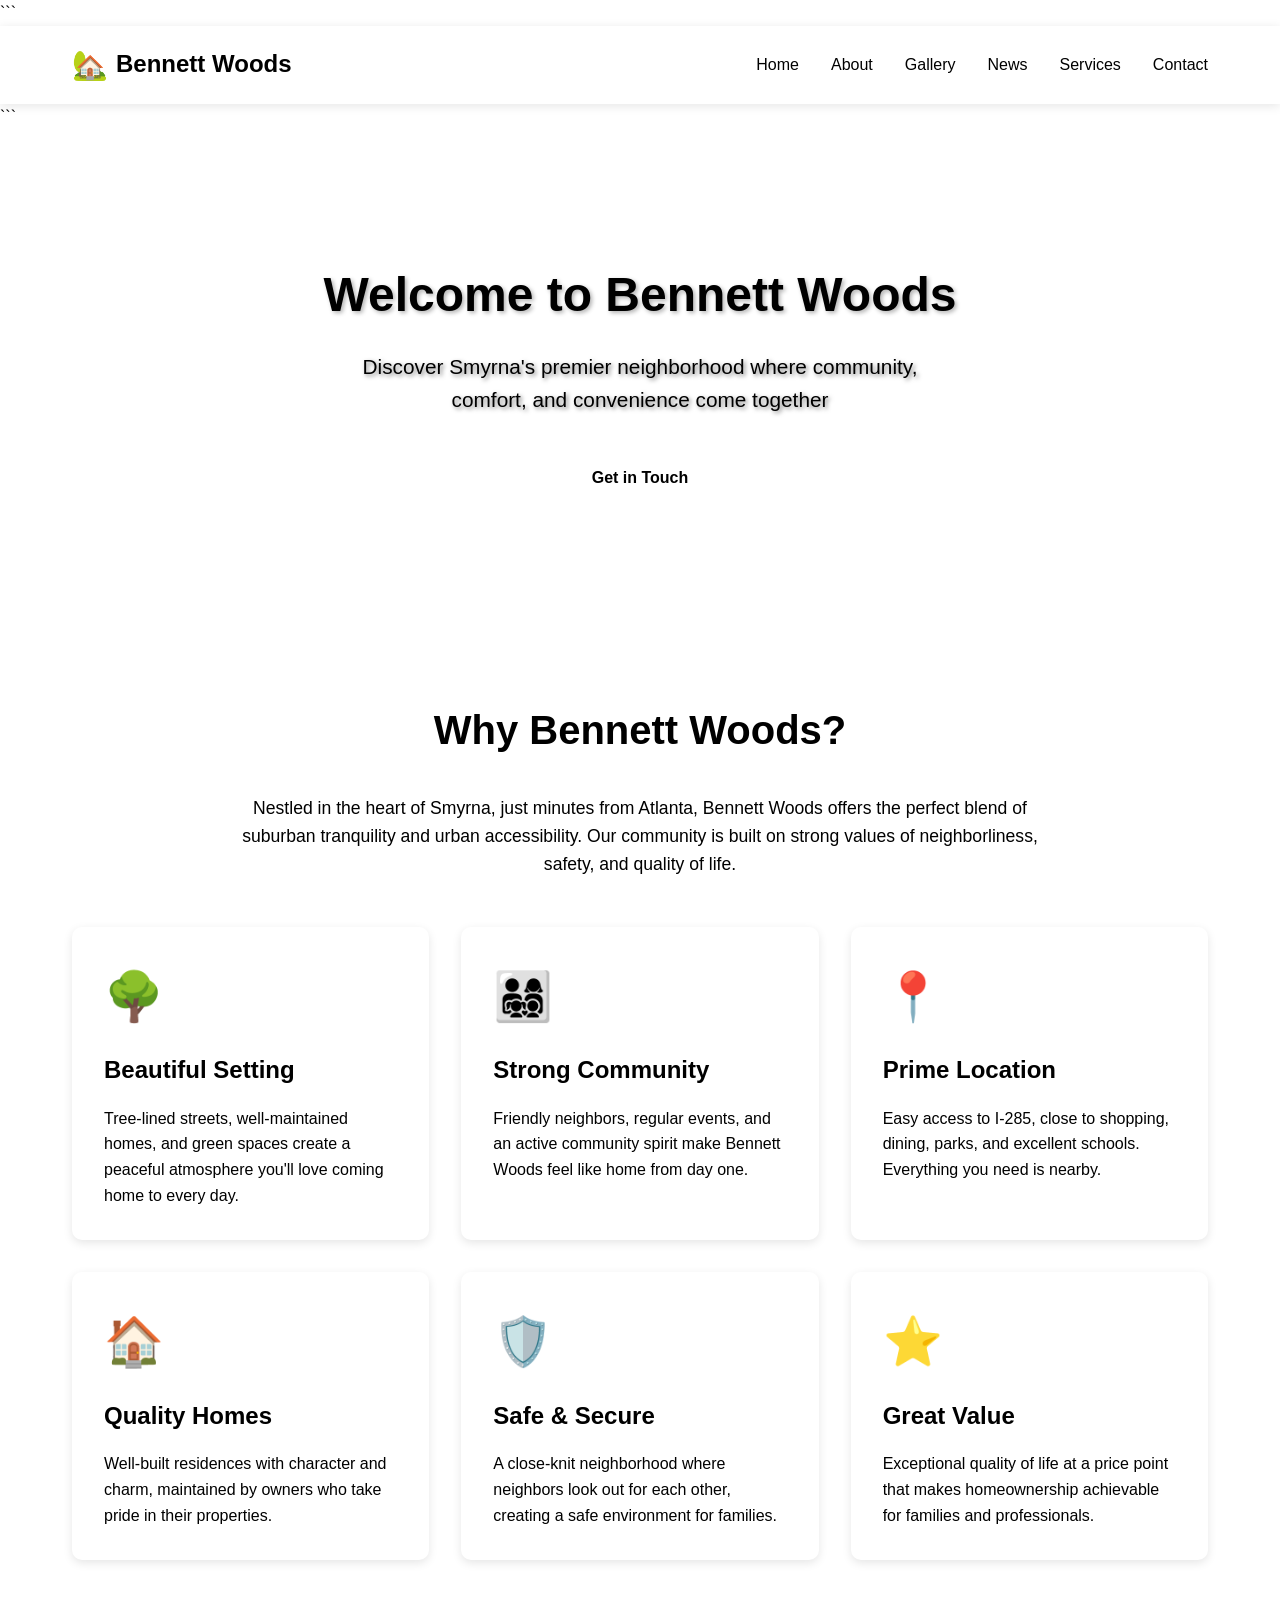
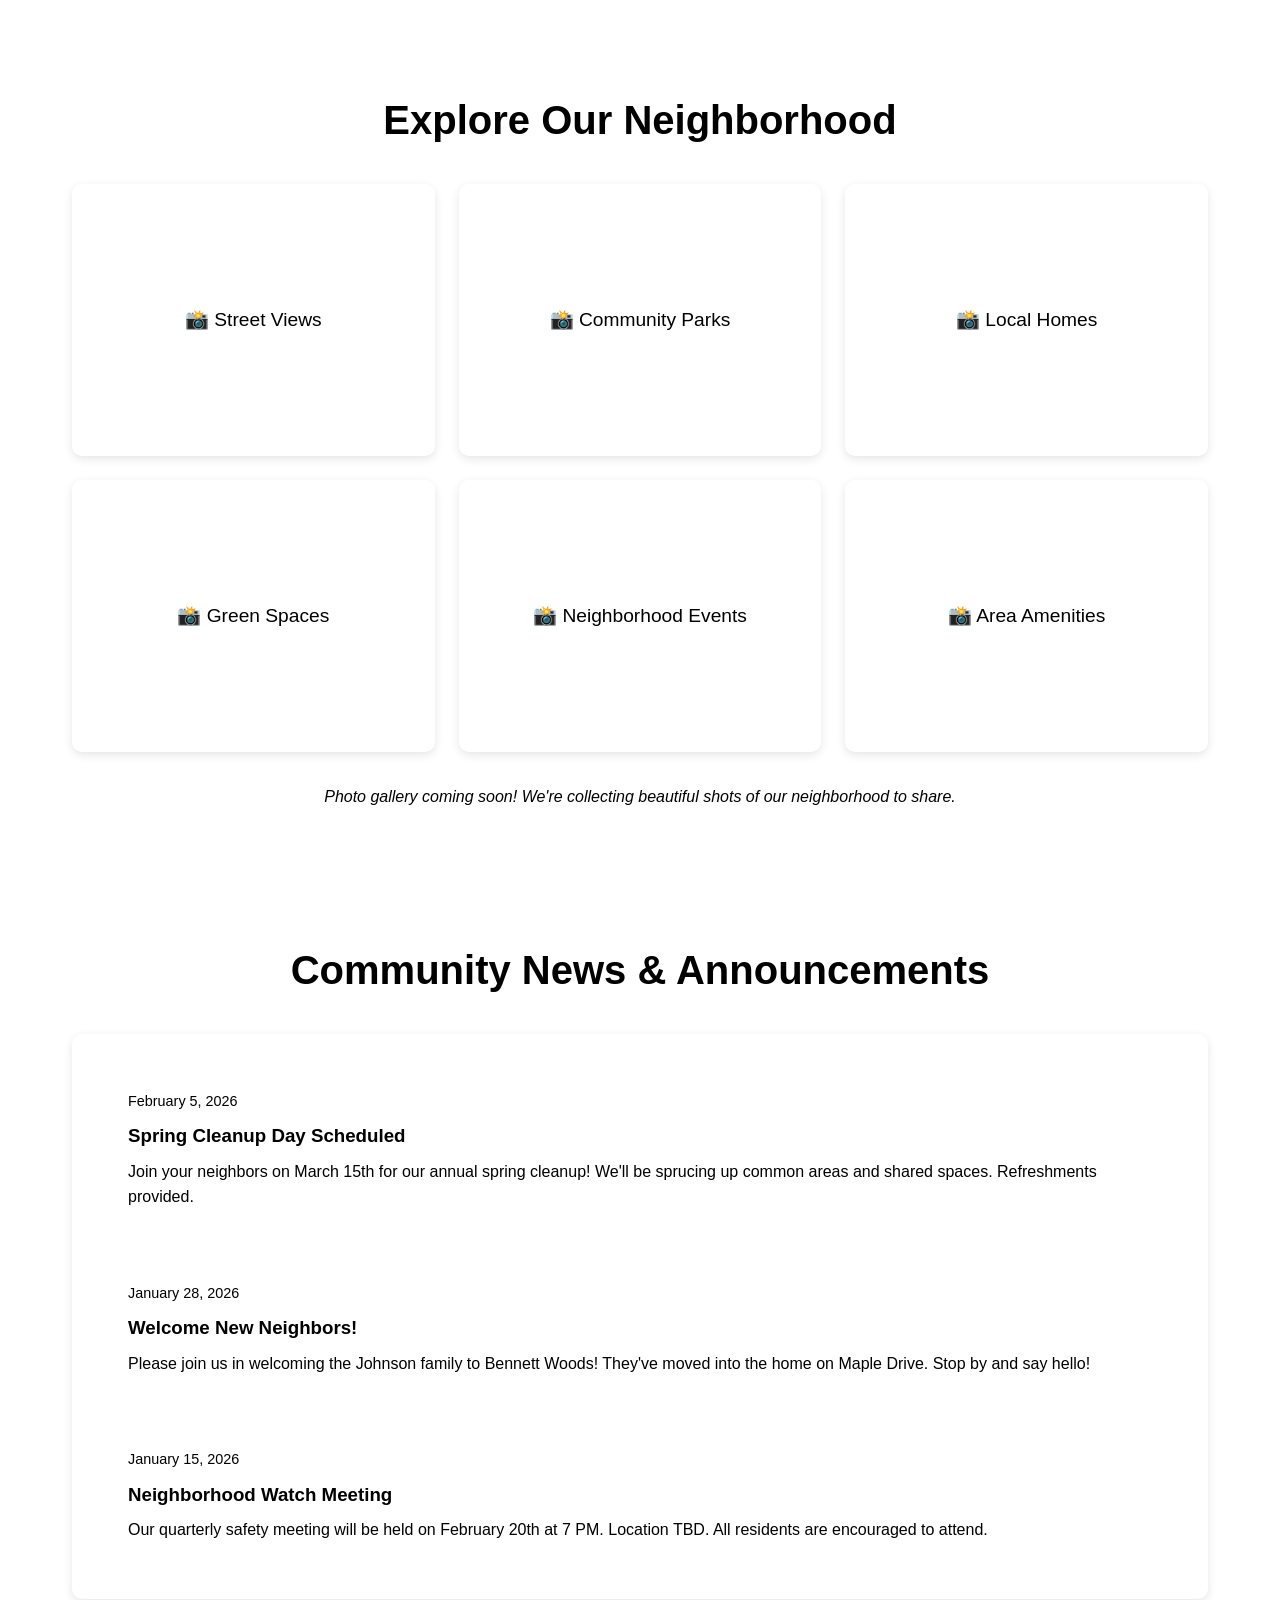
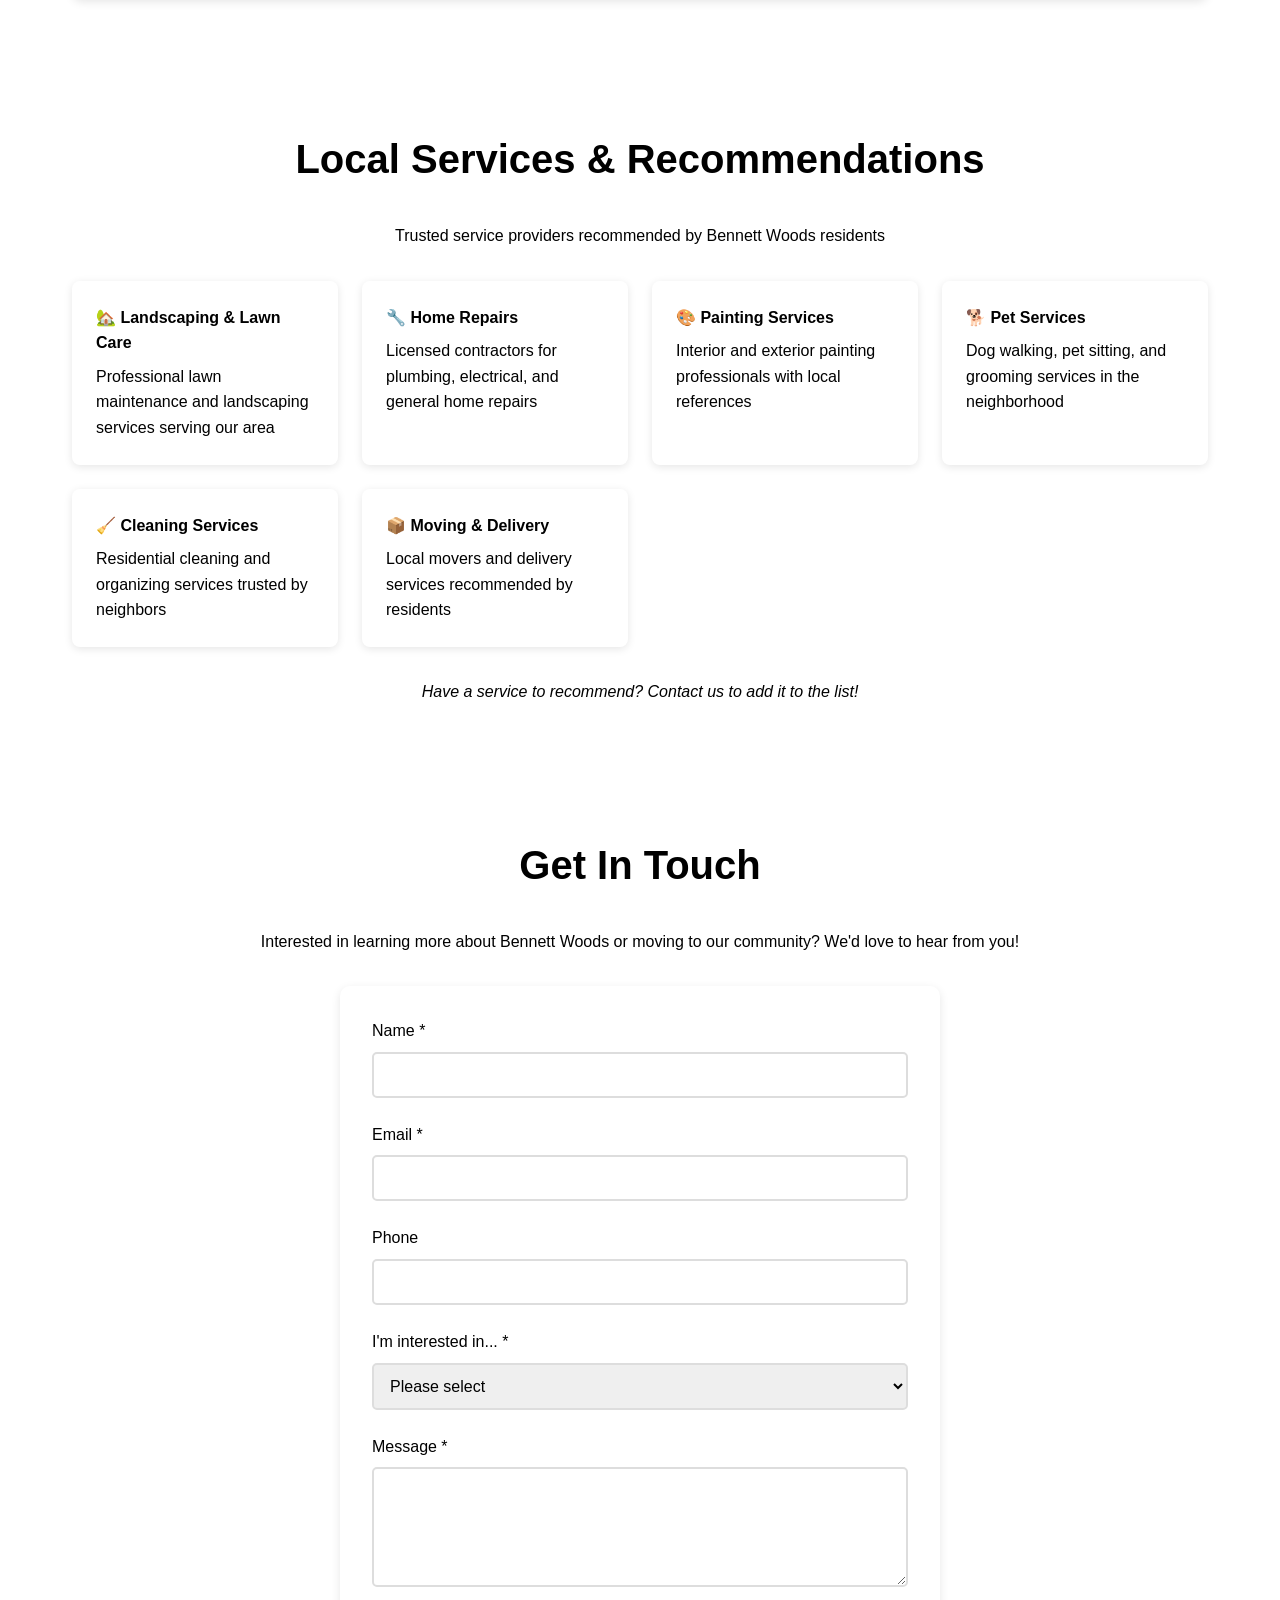
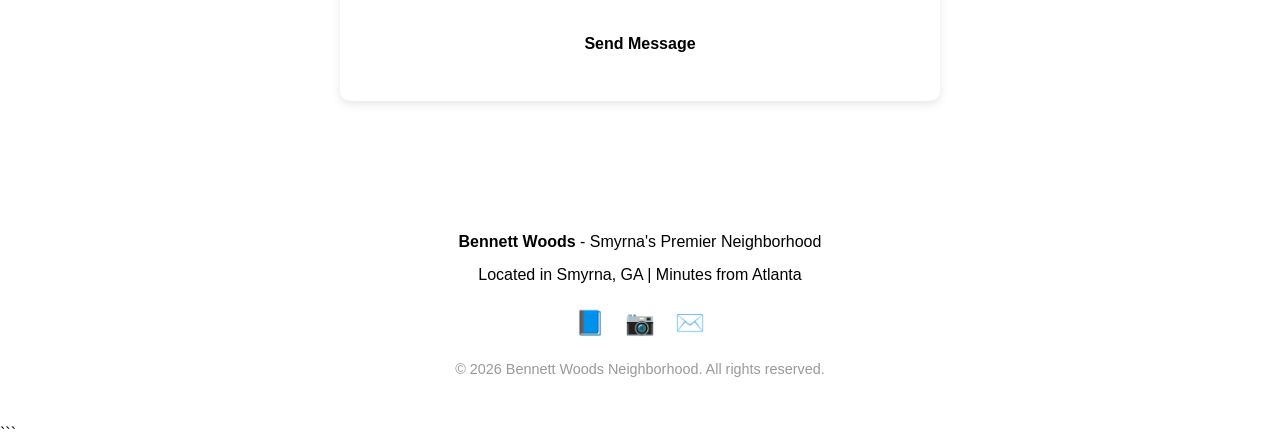
<file: Index.html>
<!DOCTYPE html>

<html lang="en">
<head>
    <meta charset="UTF-8">
    <meta name="viewport" content="width=device-width, initial-scale=1.0">
    <title>Bennett Woods - Smyrna's Premier Neighborhood</title>
    <meta name="description" content="Discover Bennett Woods, the best neighborhood in Smyrna, Georgia. A welcoming community near Atlanta with beautiful homes and friendly neighbors.">
    <style>
        * {
            margin: 0;
            padding: 0;
            box-sizing: border-box;
        }

```
    :root {
        --primary-color: #2d5a3d;
        --secondary-color: #6b9575;
        --accent-color: #e8b44a;
        --text-dark: #333;
        --text-light: #666;
        --bg-light: #f8f9f5;
        --white: #ffffff;
    }

    body {
        font-family: 'Segoe UI', Tahoma, Geneva, Verdana, sans-serif;
        line-height: 1.6;
        color: var(--text-dark);
    }

    header {
        background: linear-gradient(135deg, var(--primary-color) 0%, var(--secondary-color) 100%);
        color: var(--white);
        padding: 1rem 0;
        position: sticky;
        top: 0;
        z-index: 100;
        box-shadow: 0 2px 10px rgba(0,0,0,0.1);
    }

    nav {
        max-width: 1200px;
        margin: 0 auto;
        display: flex;
        justify-content: space-between;
        align-items: center;
        padding: 0 2rem;
    }

    .logo {
        font-size: 1.5rem;
        font-weight: bold;
        display: flex;
        align-items: center;
        gap: 0.5rem;
    }

    .logo::before {
        content: "🏡";
        font-size: 1.8rem;
    }

    nav ul {
        list-style: none;
        display: flex;
        gap: 2rem;
    }

    nav a {
        color: var(--white);
        text-decoration: none;
        transition: color 0.3s;
        font-weight: 500;
    }

    nav a:hover {
        color: var(--accent-color);
    }

    .hero {
        background: linear-gradient(rgba(45, 90, 61, 0.85), rgba(45, 90, 61, 0.85)),
                    url('data:image/svg+xml,<svg xmlns="http://www.w3.org/2000/svg" viewBox="0 0 1200 600"><rect fill="%236b9575" width="1200" height="600"/><path fill="%232d5a3d" opacity="0.3" d="M0 300 Q300 200 600 300 T1200 300 V600 H0 Z"/></svg>');
        background-size: cover;
        background-position: center;
        color: var(--white);
        text-align: center;
        padding: 8rem 2rem;
    }

    .hero h1 {
        font-size: 3rem;
        margin-bottom: 1rem;
        text-shadow: 2px 2px 4px rgba(0,0,0,0.3);
    }

    .hero p {
        font-size: 1.3rem;
        margin-bottom: 2rem;
        max-width: 600px;
        margin-left: auto;
        margin-right: auto;
        text-shadow: 2px 2px 4px rgba(0,0,0,0.5);
    }

    .cta-button {
        display: inline-block;
        background: var(--accent-color);
        color: var(--text-dark);
        padding: 1rem 2rem;
        text-decoration: none;
        border-radius: 5px;
        font-weight: bold;
        transition: transform 0.3s, box-shadow 0.3s;
    }

    .cta-button:hover {
        transform: translateY(-2px);
        box-shadow: 0 5px 15px rgba(0,0,0,0.3);
    }

    .container {
        max-width: 1200px;
        margin: 0 auto;
        padding: 0 2rem;
    }

    section {
        padding: 4rem 0;
    }

    section:nth-child(even) {
        background: var(--bg-light);
    }

    h2 {
        font-size: 2.5rem;
        color: var(--primary-color);
        margin-bottom: 2rem;
        text-align: center;
    }

    .features {
        display: grid;
        grid-template-columns: repeat(auto-fit, minmax(280px, 1fr));
        gap: 2rem;
        margin-top: 3rem;
    }

    .feature-card {
        background: var(--white);
        padding: 2rem;
        border-radius: 10px;
        box-shadow: 0 3px 10px rgba(0,0,0,0.1);
        transition: transform 0.3s;
    }

    .feature-card:hover {
        transform: translateY(-5px);
    }

    .feature-card h3 {
        color: var(--secondary-color);
        margin-bottom: 1rem;
        font-size: 1.5rem;
    }

    .feature-icon {
        font-size: 3rem;
        margin-bottom: 1rem;
        display: block;
    }

    .gallery {
        display: grid;
        grid-template-columns: repeat(auto-fit, minmax(300px, 1fr));
        gap: 1.5rem;
        margin-top: 2rem;
    }

    .gallery-item {
        position: relative;
        overflow: hidden;
        border-radius: 10px;
        aspect-ratio: 4/3;
        background: linear-gradient(135deg, var(--secondary-color) 0%, var(--primary-color) 100%);
        display: flex;
        align-items: center;
        justify-content: center;
        color: var(--white);
        font-size: 1.2rem;
        font-weight: 500;
        box-shadow: 0 3px 10px rgba(0,0,0,0.1);
    }

    .announcements {
        background: var(--white);
        padding: 2rem;
        border-radius: 10px;
        box-shadow: 0 3px 10px rgba(0,0,0,0.1);
        margin-top: 2rem;
    }

    .announcement-item {
        padding: 1.5rem;
        border-left: 4px solid var(--accent-color);
        background: var(--bg-light);
        margin-bottom: 1.5rem;
        border-radius: 5px;
    }

    .announcement-item:last-child {
        margin-bottom: 0;
    }

    .announcement-date {
        color: var(--text-light);
        font-size: 0.9rem;
        margin-bottom: 0.5rem;
    }

    .announcement-item h3 {
        color: var(--primary-color);
        margin-bottom: 0.5rem;
    }

    .services-grid {
        display: grid;
        grid-template-columns: repeat(auto-fit, minmax(250px, 1fr));
        gap: 1.5rem;
        margin-top: 2rem;
    }

    .service-item {
        background: var(--white);
        padding: 1.5rem;
        border-radius: 8px;
        box-shadow: 0 2px 8px rgba(0,0,0,0.1);
    }

    .service-item h4 {
        color: var(--secondary-color);
        margin-bottom: 0.5rem;
    }

    .contact-form {
        max-width: 600px;
        margin: 2rem auto;
        background: var(--white);
        padding: 2rem;
        border-radius: 10px;
        box-shadow: 0 3px 10px rgba(0,0,0,0.1);
    }

    .form-group {
        margin-bottom: 1.5rem;
    }

    label {
        display: block;
        margin-bottom: 0.5rem;
        color: var(--text-dark);
        font-weight: 500;
    }

    input, textarea, select {
        width: 100%;
        padding: 0.75rem;
        border: 2px solid #ddd;
        border-radius: 5px;
        font-family: inherit;
        font-size: 1rem;
        transition: border-color 0.3s;
    }

    input:focus, textarea:focus, select:focus {
        outline: none;
        border-color: var(--secondary-color);
    }

    textarea {
        resize: vertical;
        min-height: 120px;
    }

    button[type="submit"] {
        background: var(--primary-color);
        color: var(--white);
        padding: 1rem 2rem;
        border: none;
        border-radius: 5px;
        font-size: 1rem;
        font-weight: bold;
        cursor: pointer;
        transition: background 0.3s;
        width: 100%;
    }

    button[type="submit"]:hover {
        background: var(--secondary-color);
    }

    footer {
        background: var(--text-dark);
        color: var(--white);
        text-align: center;
        padding: 2rem;
    }

    footer p {
        margin-bottom: 0.5rem;
    }

    .social-links {
        margin-top: 1rem;
    }

    .social-links a {
        color: var(--white);
        margin: 0 0.5rem;
        text-decoration: none;
        font-size: 1.5rem;
    }

    @media (max-width: 768px) {
        nav ul {
            gap: 1rem;
            font-size: 0.9rem;
        }

        .hero h1 {
            font-size: 2rem;
        }

        .hero p {
            font-size: 1.1rem;
        }

        h2 {
            font-size: 2rem;
        }

        .logo {
            font-size: 1.2rem;
        }
    }

    .success-message {
        background: #d4edda;
        color: #155724;
        padding: 1rem;
        border-radius: 5px;
        margin-bottom: 1rem;
        display: none;
    }
</style>
```

</head>
<body>
    <header>
        <nav>
            <div class="logo">Bennett Woods</div>
            <ul>
                <li><a href="#home">Home</a></li>
                <li><a href="#about">About</a></li>
                <li><a href="#gallery">Gallery</a></li>
                <li><a href="#announcements">News</a></li>
                <li><a href="#services">Services</a></li>
                <li><a href="#contact">Contact</a></li>
            </ul>
        </nav>
    </header>

```
<section id="home" class="hero">
    <h1>Welcome to Bennett Woods</h1>
    <p>Discover Smyrna's premier neighborhood where community, comfort, and convenience come together</p>
    <a href="#contact" class="cta-button">Get in Touch</a>
</section>

<section id="about">
    <div class="container">
        <h2>Why Bennett Woods?</h2>
        <p style="text-align: center; font-size: 1.1rem; color: var(--text-light); max-width: 800px; margin: 0 auto 3rem;">
            Nestled in the heart of Smyrna, just minutes from Atlanta, Bennett Woods offers the perfect blend of suburban tranquility and urban accessibility. Our community is built on strong values of neighborliness, safety, and quality of life.
        </p>
        <div class="features">
            <div class="feature-card">
                <span class="feature-icon">🌳</span>
                <h3>Beautiful Setting</h3>
                <p>Tree-lined streets, well-maintained homes, and green spaces create a peaceful atmosphere you'll love coming home to every day.</p>
            </div>
            <div class="feature-card">
                <span class="feature-icon">👨‍👩‍👧‍👦</span>
                <h3>Strong Community</h3>
                <p>Friendly neighbors, regular events, and an active community spirit make Bennett Woods feel like home from day one.</p>
            </div>
            <div class="feature-card">
                <span class="feature-icon">📍</span>
                <h3>Prime Location</h3>
                <p>Easy access to I-285, close to shopping, dining, parks, and excellent schools. Everything you need is nearby.</p>
            </div>
            <div class="feature-card">
                <span class="feature-icon">🏠</span>
                <h3>Quality Homes</h3>
                <p>Well-built residences with character and charm, maintained by owners who take pride in their properties.</p>
            </div>
            <div class="feature-card">
                <span class="feature-icon">🛡️</span>
                <h3>Safe & Secure</h3>
                <p>A close-knit neighborhood where neighbors look out for each other, creating a safe environment for families.</p>
            </div>
            <div class="feature-card">
                <span class="feature-icon">⭐</span>
                <h3>Great Value</h3>
                <p>Exceptional quality of life at a price point that makes homeownership achievable for families and professionals.</p>
            </div>
        </div>
    </div>
</section>

<section id="gallery">
    <div class="container">
        <h2>Explore Our Neighborhood</h2>
        <div class="gallery">
            <div class="gallery-item">
                📸 Street Views
            </div>
            <div class="gallery-item">
                📸 Community Parks
            </div>
            <div class="gallery-item">
                📸 Local Homes
            </div>
            <div class="gallery-item">
                📸 Green Spaces
            </div>
            <div class="gallery-item">
                📸 Neighborhood Events
            </div>
            <div class="gallery-item">
                📸 Area Amenities
            </div>
        </div>
        <p style="text-align: center; margin-top: 2rem; color: var(--text-light);">
            <em>Photo gallery coming soon! We're collecting beautiful shots of our neighborhood to share.</em>
        </p>
    </div>
</section>

<section id="announcements">
    <div class="container">
        <h2>Community News & Announcements</h2>
        <div class="announcements">
            <div class="announcement-item">
                <div class="announcement-date">February 5, 2026</div>
                <h3>Spring Cleanup Day Scheduled</h3>
                <p>Join your neighbors on March 15th for our annual spring cleanup! We'll be sprucing up common areas and shared spaces. Refreshments provided.</p>
            </div>
            <div class="announcement-item">
                <div class="announcement-date">January 28, 2026</div>
                <h3>Welcome New Neighbors!</h3>
                <p>Please join us in welcoming the Johnson family to Bennett Woods! They've moved into the home on Maple Drive. Stop by and say hello!</p>
            </div>
            <div class="announcement-item">
                <div class="announcement-date">January 15, 2026</div>
                <h3>Neighborhood Watch Meeting</h3>
                <p>Our quarterly safety meeting will be held on February 20th at 7 PM. Location TBD. All residents are encouraged to attend.</p>
            </div>
        </div>
    </div>
</section>

<section id="services">
    <div class="container">
        <h2>Local Services & Recommendations</h2>
        <p style="text-align: center; color: var(--text-light); margin-bottom: 2rem;">
            Trusted service providers recommended by Bennett Woods residents
        </p>
        <div class="services-grid">
            <div class="service-item">
                <h4>🏡 Landscaping & Lawn Care</h4>
                <p>Professional lawn maintenance and landscaping services serving our area</p>
            </div>
            <div class="service-item">
                <h4>🔧 Home Repairs</h4>
                <p>Licensed contractors for plumbing, electrical, and general home repairs</p>
            </div>
            <div class="service-item">
                <h4>🎨 Painting Services</h4>
                <p>Interior and exterior painting professionals with local references</p>
            </div>
            <div class="service-item">
                <h4>🐕 Pet Services</h4>
                <p>Dog walking, pet sitting, and grooming services in the neighborhood</p>
            </div>
            <div class="service-item">
                <h4>🧹 Cleaning Services</h4>
                <p>Residential cleaning and organizing services trusted by neighbors</p>
            </div>
            <div class="service-item">
                <h4>📦 Moving & Delivery</h4>
                <p>Local movers and delivery services recommended by residents</p>
            </div>
        </div>
        <p style="text-align: center; margin-top: 2rem; color: var(--text-light);">
            <em>Have a service to recommend? Contact us to add it to the list!</em>
        </p>
    </div>
</section>

<section id="contact">
    <div class="container">
        <h2>Get In Touch</h2>
        <p style="text-align: center; color: var(--text-light); margin-bottom: 1rem;">
            Interested in learning more about Bennett Woods or moving to our community? We'd love to hear from you!
        </p>
        <div class="contact-form">
            <div id="successMessage" class="success-message">
                Thank you for your message! We'll get back to you soon.
            </div>
            <form id="contactForm">
                <div class="form-group">
                    <label for="name">Name *</label>
                    <input type="text" id="name" name="name" required>
                </div>
                <div class="form-group">
                    <label for="email">Email *</label>
                    <input type="email" id="email" name="email" required>
                </div>
                <div class="form-group">
                    <label for="phone">Phone</label>
                    <input type="tel" id="phone" name="phone">
                </div>
                <div class="form-group">
                    <label for="interest">I'm interested in... *</label>
                    <select id="interest" name="interest" required>
                        <option value="">Please select</option>
                        <option value="buying">Buying a home in Bennett Woods</option>
                        <option value="moving">Moving to the area</option>
                        <option value="general">General information</option>
                        <option value="services">Local services</option>
                        <option value="other">Other</option>
                    </select>
                </div>
                <div class="form-group">
                    <label for="message">Message *</label>
                    <textarea id="message" name="message" required></textarea>
                </div>
                <button type="submit">Send Message</button>
            </form>
        </div>
    </div>
</section>

<footer>
    <div class="container">
        <p><strong>Bennett Woods</strong> - Smyrna's Premier Neighborhood</p>
        <p>Located in Smyrna, GA | Minutes from Atlanta</p>
        <div class="social-links">
            <a href="#" title="Facebook">📘</a>
            <a href="#" title="Instagram">📷</a>
            <a href="#" title="Email">✉️</a>
        </div>
        <p style="margin-top: 1rem; font-size: 0.9rem; color: #999;">
            &copy; 2026 Bennett Woods Neighborhood. All rights reserved.
        </p>
    </div>
</footer>

<script>
    // Smooth scrolling for navigation links
    document.querySelectorAll('a[href^="#"]').forEach(anchor => {
        anchor.addEventListener('click', function (e) {
            e.preventDefault();
            const target = document.querySelector(this.getAttribute('href'));
            if (target) {
                target.scrollIntoView({
                    behavior: 'smooth',
                    block: 'start'
                });
            }
        });
    });

    // Form submission handler
    document.getElementById('contactForm').addEventListener('submit', function(e) {
        e.preventDefault();
        
        // Show success message
        const successMessage = document.getElementById('successMessage');
        successMessage.style.display = 'block';
        
        // Reset form
        this.reset();
        
        // Scroll to success message
        successMessage.scrollIntoView({ behavior: 'smooth', block: 'nearest' });
        
        // Hide message after 5 seconds
        setTimeout(() => {
            successMessage.style.display = 'none';
        }, 5000);
        
        // In a real implementation, you would send this data to a server
        // For now, we'll just log it to the console
        console.log('Form submitted successfully!');
    });
</script>
```

</body>
</html>
</file>
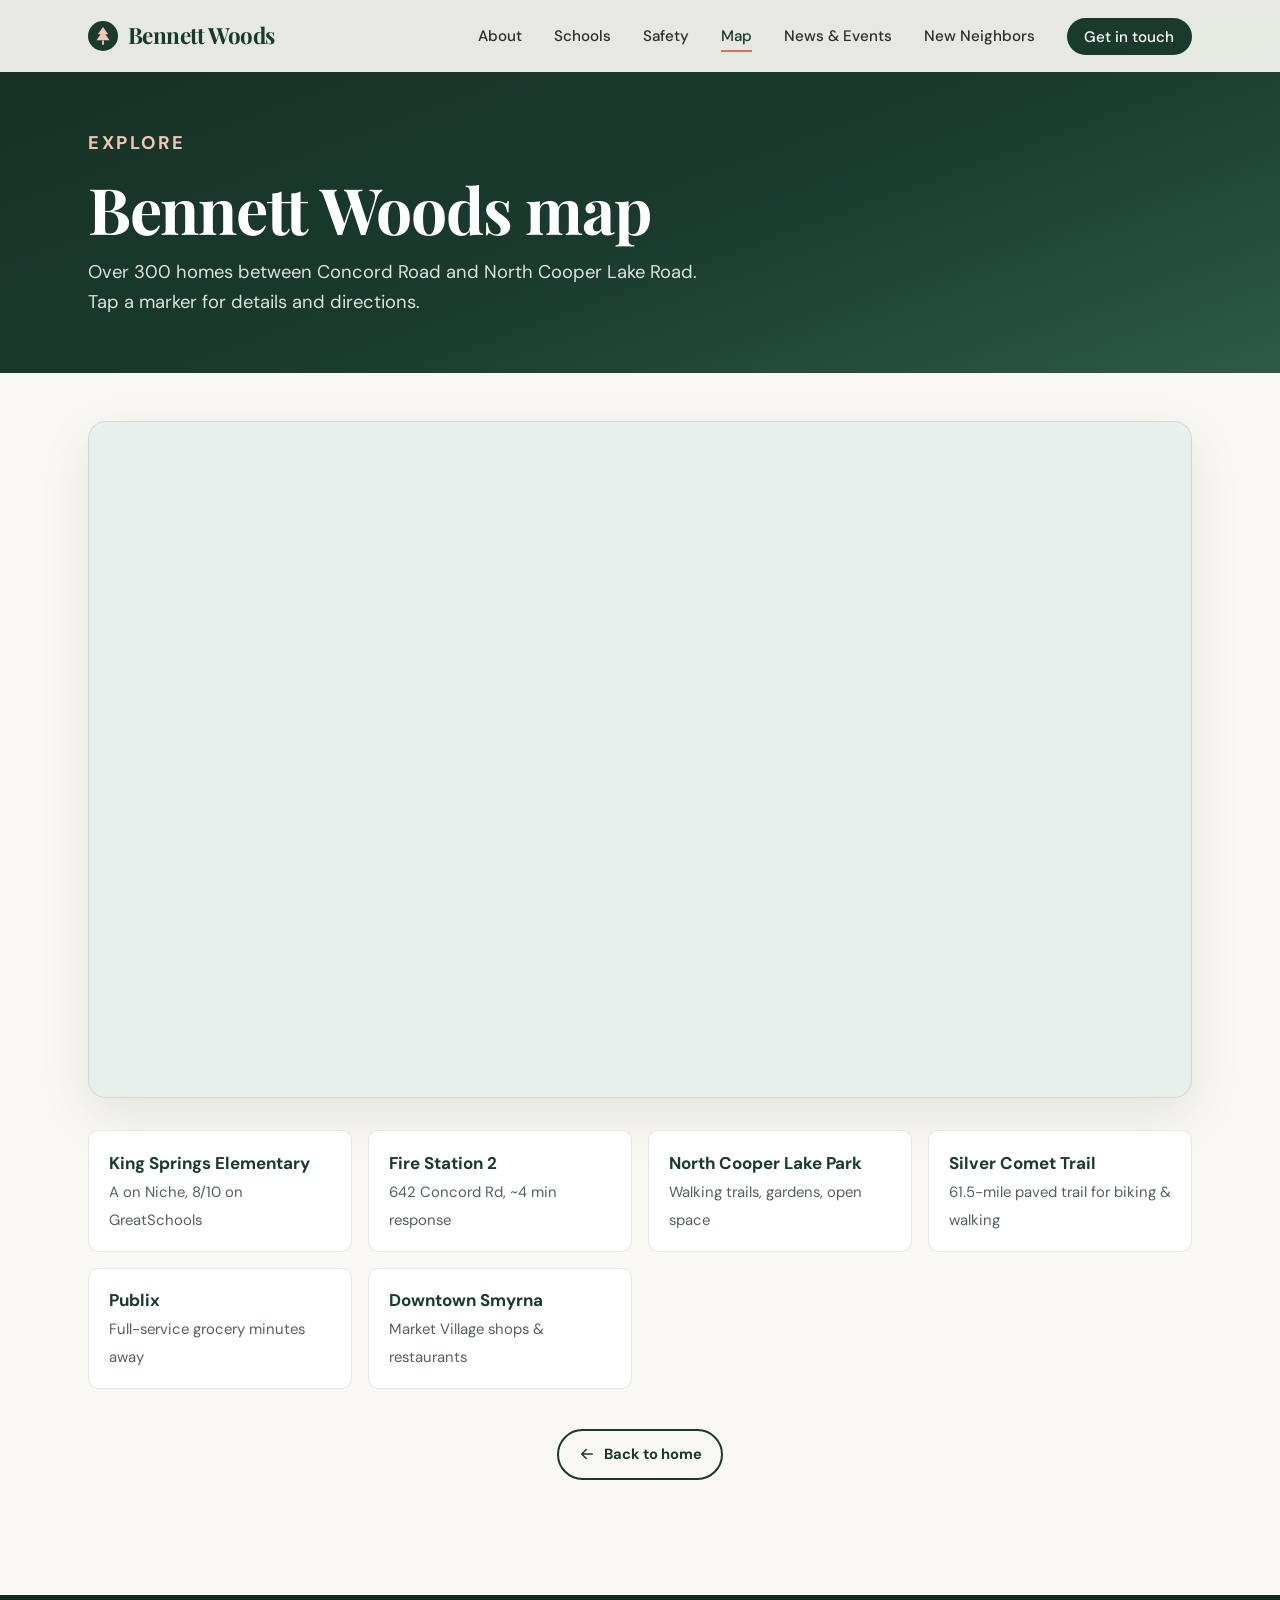
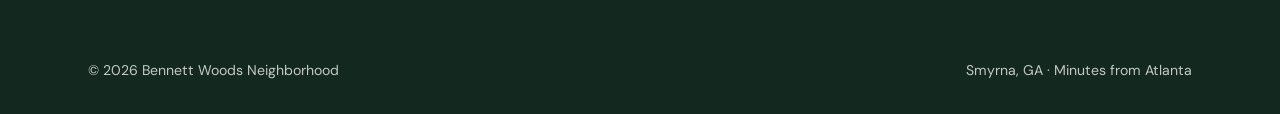
<file: map.html>
<!DOCTYPE html>
<html lang="en">
<head>
<meta charset="UTF-8">
<meta name="viewport" content="width=device-width, initial-scale=1.0">
<title>Map | Bennett Woods, Smyrna GA</title>
<meta name="description" content="Interactive map of Bennett Woods in Smyrna, Georgia, with nearby schools, parks, trails, shopping and first responders.">
<link rel="canonical" href="https://bennettwoodssmyrna.com/map.html">
<meta name="theme-color" content="#1a3a2e">
<meta property="og:type" content="website">
<meta property="og:title" content="Bennett Woods Interactive Map">
<meta property="og:description" content="See Bennett Woods and nearby schools, parks, trails and shopping in Smyrna, Georgia.">
<meta property="og:url" content="https://bennettwoodssmyrna.com/map.html">
<meta property="og:image" content="https://bennettwoodssmyrna.com/og-image.jpg">
<meta name="twitter:card" content="summary_large_image">
<link rel="icon" type="image/svg+xml" href="favicon.svg">
<link rel="preconnect" href="https://fonts.googleapis.com">
<link rel="preconnect" href="https://fonts.gstatic.com" crossorigin>
<link href="https://fonts.googleapis.com/css2?family=Playfair+Display:ital,wght@0,600;0,700;0,900;1,600&family=DM+Sans:wght@400;500;700&display=swap" rel="stylesheet">
<link rel="stylesheet" href="styles.css">
</head>
<body>
<a class="skip-link" href="#main">Skip to content</a>

<svg width="0" height="0" style="position:absolute" aria-hidden="true">
    <defs>
        <symbol id="i-logo" viewBox="0 0 32 32"><circle cx="16" cy="16" r="16" fill="#1a3a2e"/><path d="M16 6.5 10.5 14h3l-4.5 6.5h14L18.5 14h3z" fill="#f1c7b5"/><rect x="15" y="20.5" width="2" height="5" rx="1" fill="#f1c7b5"/></symbol>
        <symbol id="i-arrow" viewBox="0 0 24 24" fill="none" stroke="currentColor" stroke-width="2" stroke-linecap="round" stroke-linejoin="round"><path d="M19 12H5M11 6l-6 6 6 6"/></symbol>
    </defs>
</svg>

<header class="site-nav">
    <div class="container">
        <a href="index.html" class="brand"><svg aria-hidden="true"><use href="#i-logo"/></svg>Bennett Woods</a>
        <button class="menu-toggle" id="menuToggle" aria-label="Menu" aria-expanded="false" aria-controls="navMenu">
            <span></span><span></span><span></span>
        </button>
        <nav aria-label="Main">
            <ul class="nav-links" id="navMenu">
                <li><a href="index.html#about">About</a></li>
                <li><a href="index.html#schools">Schools</a></li>
                <li><a href="index.html#safety">Safety</a></li>
                <li><a href="map.html" aria-current="page">Map</a></li>
                <li><a href="index.html#happenings">News &amp; Events</a></li>
                <li><a href="welcome.html">New Neighbors</a></li>
                <li><a href="index.html#contact" class="nav-cta">Get in touch</a></li>
            </ul>
        </nav>
    </div>
</header>

<main id="main">
    <section class="page-hero">
        <div class="container">
            <p class="eyebrow">Explore</p>
            <h1>Bennett Woods map</h1>
            <p>Over 300 homes between Concord Road and North Cooper Lake Road. Tap a marker for details and directions.</p>
        </div>
    </section>

    <section class="section" style="padding-top:3rem">
        <div class="container">
            <div class="map-frame">
                <iframe src="https://www.google.com/maps/d/embed?mid=1jZPPcxgoj9wQqMu9Zc8Mc01lxwLM-J8&amp;ehbc=2E312F&amp;noprof=1" title="Interactive map of Bennett Woods and nearby places" style="height:min(75vh,760px)" allowfullscreen></iframe>
            </div>
            <ul class="places">
                <li><b>King Springs Elementary</b><span>A on Niche, 8/10 on GreatSchools</span></li>
                <li><b>Fire Station 2</b><span>642 Concord Rd, ~4 min response</span></li>
                <li><b>North Cooper Lake Park</b><span>Walking trails, gardens, open space</span></li>
                <li><b>Silver Comet Trail</b><span>61.5-mile paved trail for biking &amp; walking</span></li>
                <li><b>Publix</b><span>Full-service grocery minutes away</span></li>
                <li><b>Downtown Smyrna</b><span>Market Village shops &amp; restaurants</span></li>
            </ul>
            <div class="btn-row" style="justify-content:center;margin-top:2.5rem">
                <a href="index.html" class="btn btn-outline"><svg aria-hidden="true"><use href="#i-arrow"/></svg>Back to home</a>
            </div>
        </div>
    </section>
</main>

<footer class="site-footer">
    <div class="container">
        <div class="footer-bottom" style="margin-top:0;border-top:0;padding-top:0">
            <span>&copy; <span data-year>2026</span> Bennett Woods Neighborhood</span>
            <span>Smyrna, GA · Minutes from Atlanta</span>
        </div>
    </div>
</footer>

<script src="content.js"></script>
<script src="main.js"></script>
</body>
</html>
</file>
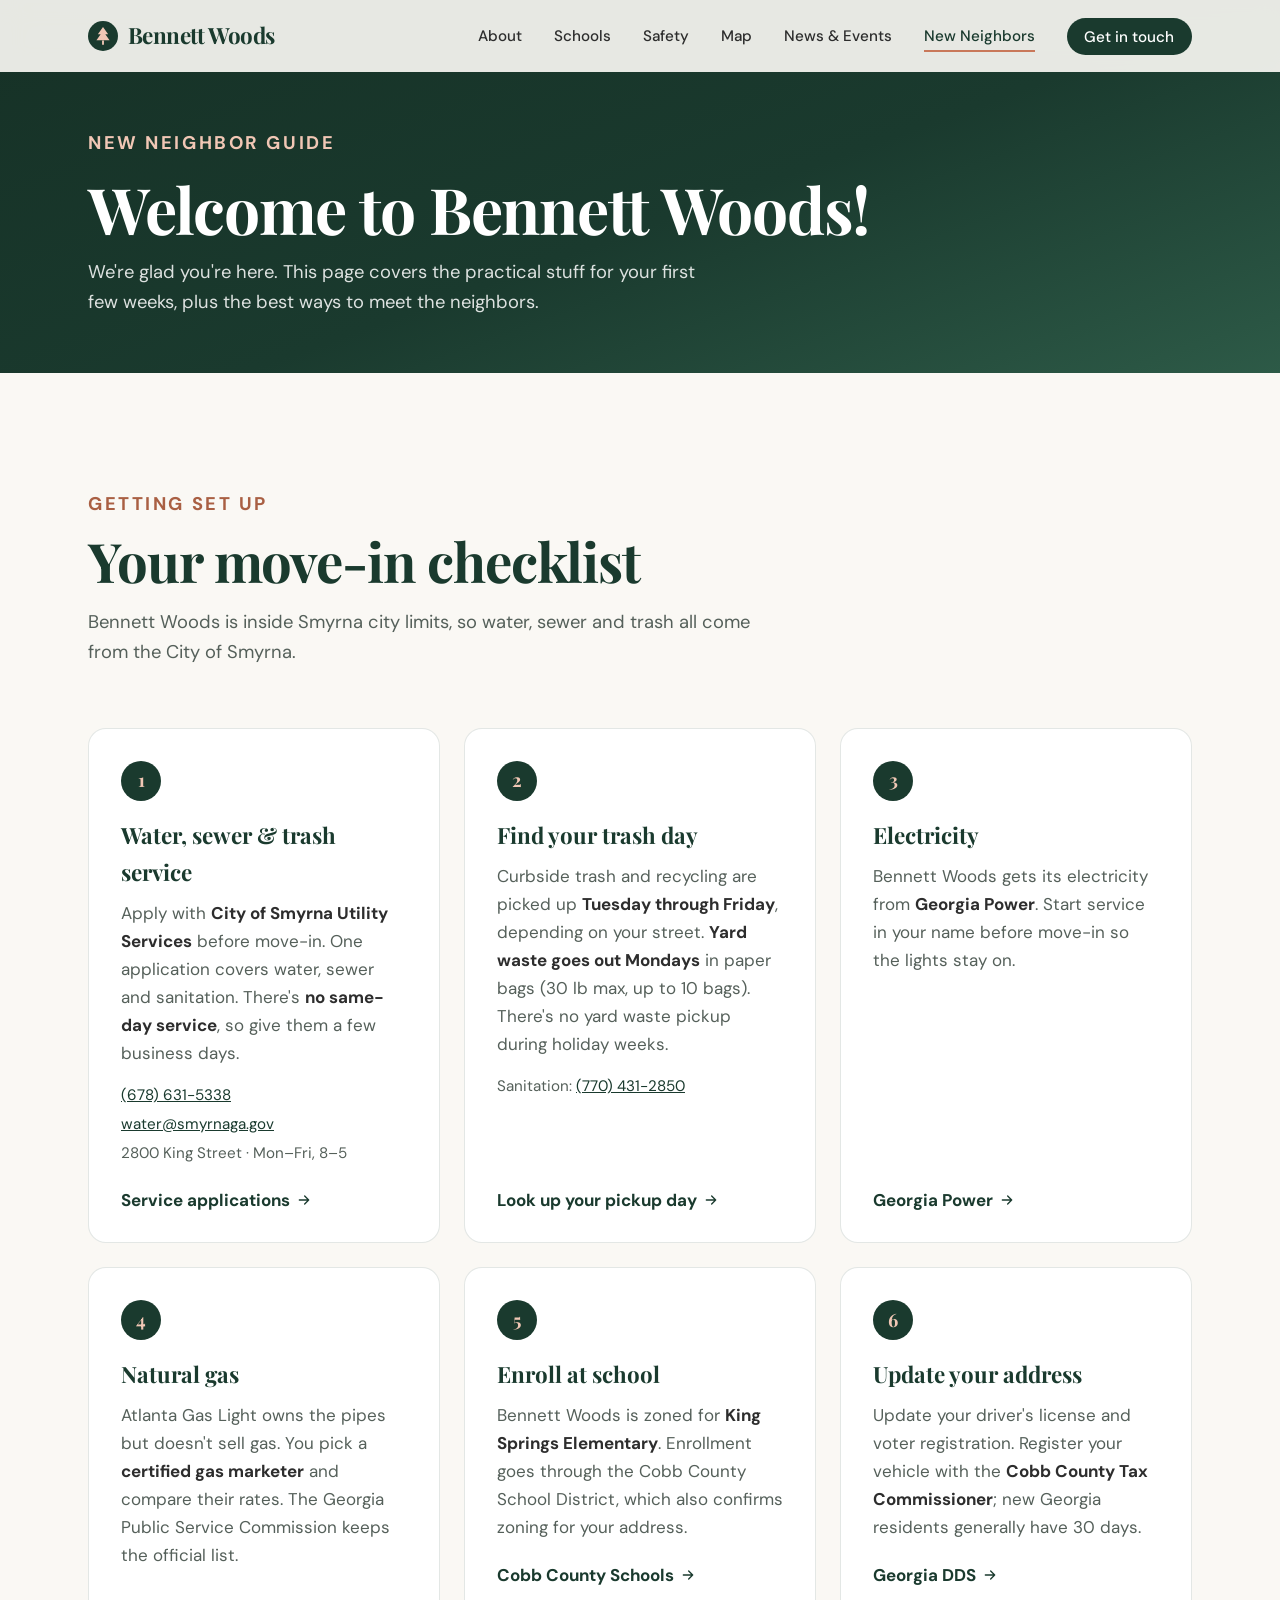
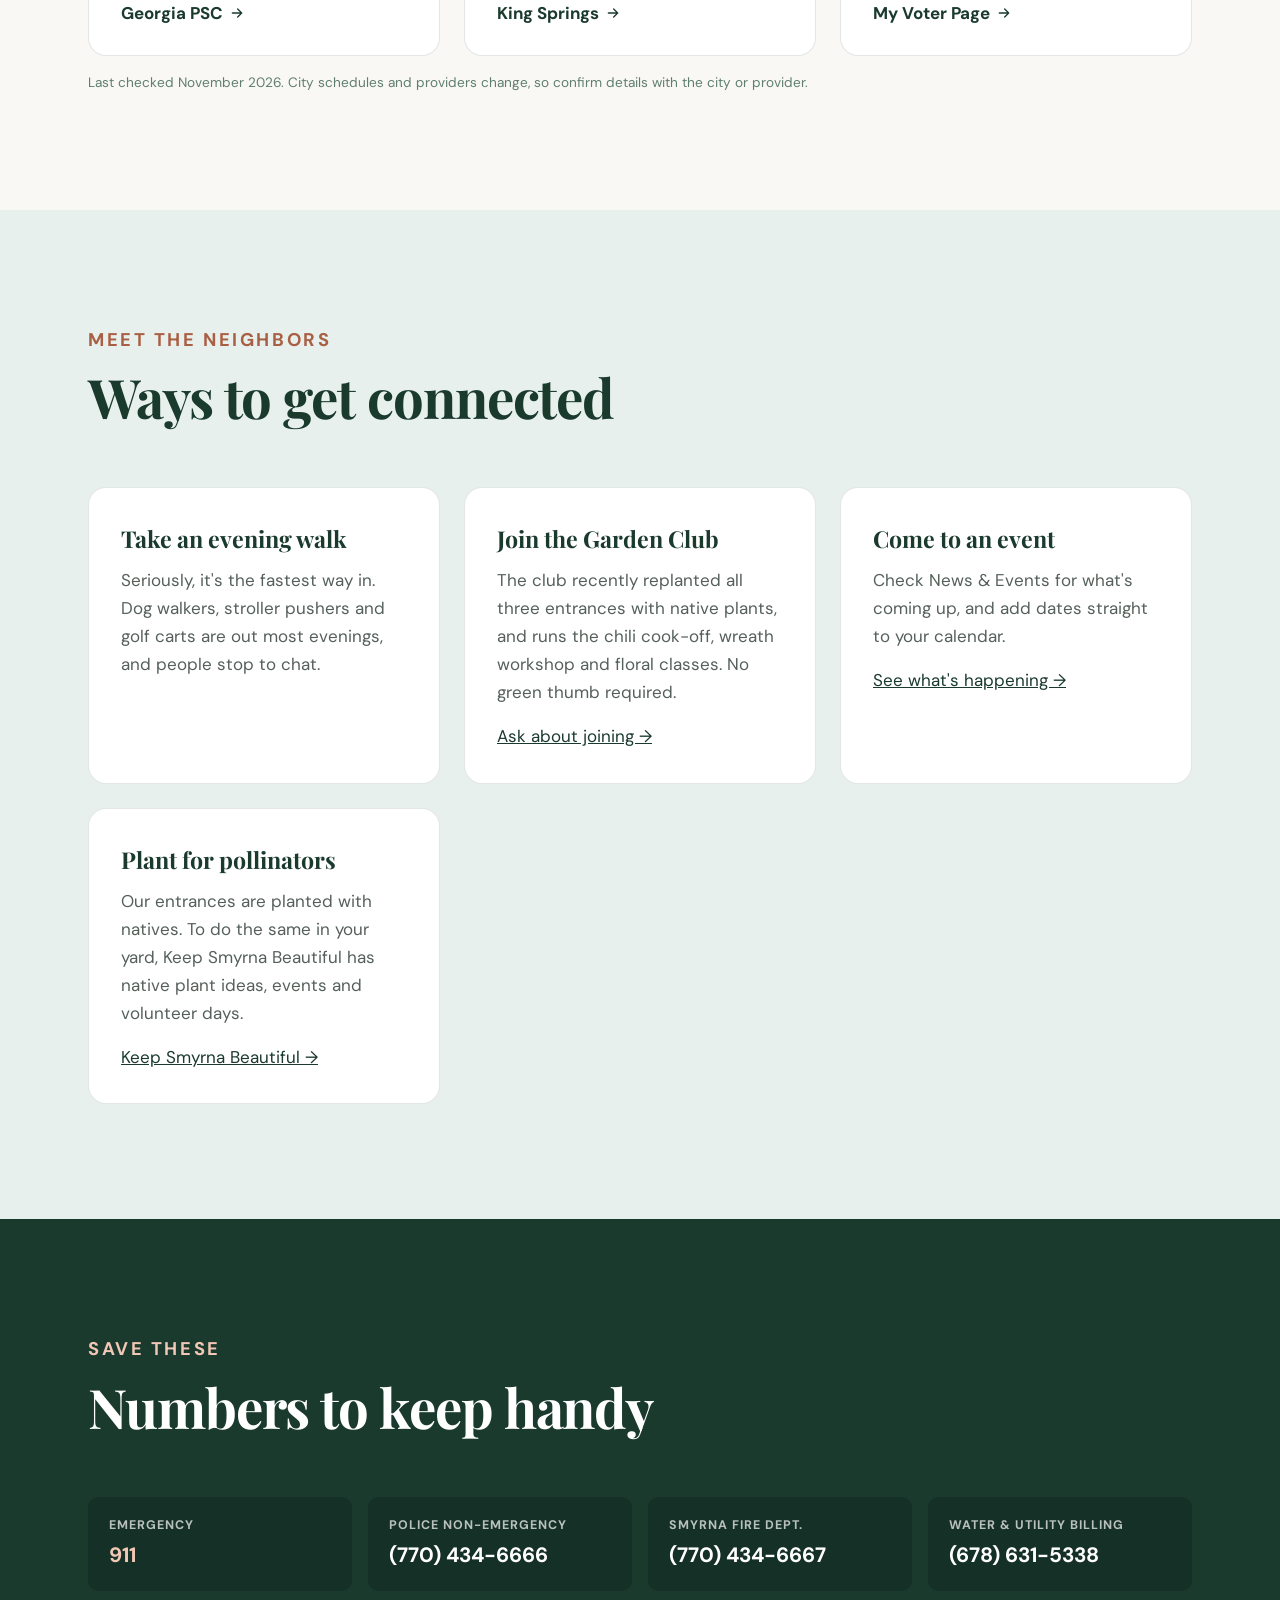
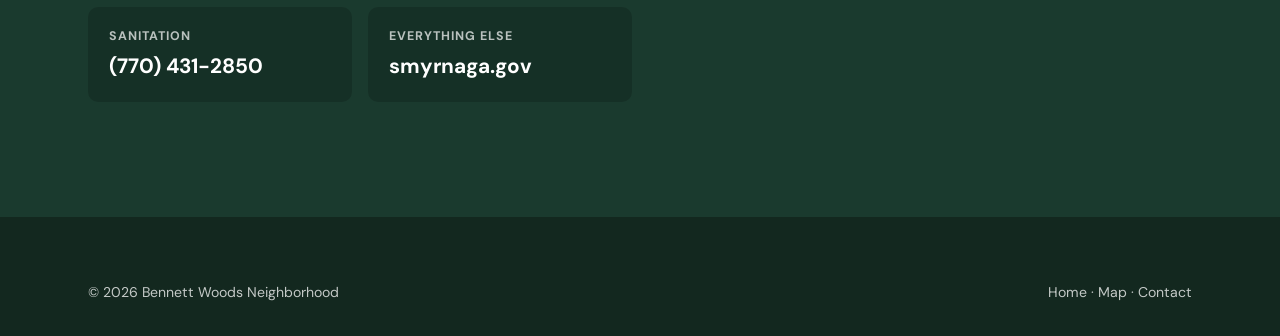
<file: welcome.html>
<!DOCTYPE html>
<html lang="en">
<head>
<meta charset="UTF-8">
<meta name="viewport" content="width=device-width, initial-scale=1.0">
<title>New Neighbor Guide | Bennett Woods, Smyrna GA</title>
<meta name="description" content="Just moved to Bennett Woods in Smyrna, Georgia? Set up water, trash, power and gas, enroll at King Springs Elementary, and meet the neighbors.">
<link rel="canonical" href="https://bennettwoodssmyrna.com/welcome.html">
<meta name="theme-color" content="#1a3a2e">
<meta property="og:type" content="website">
<meta property="og:title" content="New Neighbor Guide | Bennett Woods">
<meta property="og:description" content="Everything you need for your first weeks in Bennett Woods: utilities, trash day, schools, and meeting the neighbors.">
<meta property="og:url" content="https://bennettwoodssmyrna.com/welcome.html">
<meta property="og:image" content="https://bennettwoodssmyrna.com/og-image.jpg">
<meta name="twitter:card" content="summary_large_image">
<link rel="icon" type="image/svg+xml" href="favicon.svg">
<link rel="preconnect" href="https://fonts.googleapis.com">
<link rel="preconnect" href="https://fonts.gstatic.com" crossorigin>
<link href="https://fonts.googleapis.com/css2?family=Playfair+Display:ital,wght@0,600;0,700;0,900;1,600&family=DM+Sans:wght@400;500;700&display=swap" rel="stylesheet">
<link rel="stylesheet" href="styles.css">
</head>
<body>
<a class="skip-link" href="#main">Skip to content</a>

<svg width="0" height="0" style="position:absolute" aria-hidden="true">
    <defs>
        <symbol id="i-logo" viewBox="0 0 32 32"><circle cx="16" cy="16" r="16" fill="#1a3a2e"/><path d="M16 6.5 10.5 14h3l-4.5 6.5h14L18.5 14h3z" fill="#f1c7b5"/><rect x="15" y="20.5" width="2" height="5" rx="1" fill="#f1c7b5"/></symbol>
        <symbol id="i-arrow" viewBox="0 0 24 24" fill="none" stroke="currentColor" stroke-width="2" stroke-linecap="round" stroke-linejoin="round"><path d="M5 12h14M13 6l6 6-6 6"/></symbol>
    </defs>
</svg>

<header class="site-nav">
    <div class="container">
        <a href="index.html" class="brand"><svg aria-hidden="true"><use href="#i-logo"/></svg>Bennett Woods</a>
        <button class="menu-toggle" id="menuToggle" aria-label="Menu" aria-expanded="false" aria-controls="navMenu">
            <span></span><span></span><span></span>
        </button>
        <nav aria-label="Main">
            <ul class="nav-links" id="navMenu">
                <li><a href="index.html#about">About</a></li>
                <li><a href="index.html#schools">Schools</a></li>
                <li><a href="index.html#safety">Safety</a></li>
                <li><a href="map.html">Map</a></li>
                <li><a href="index.html#happenings">News &amp; Events</a></li>
                <li><a href="welcome.html" aria-current="page">New Neighbors</a></li>
                <li><a href="index.html#contact" class="nav-cta">Get in touch</a></li>
            </ul>
        </nav>
    </div>
</header>

<main id="main">
    <section class="page-hero">
        <div class="container">
            <p class="eyebrow">New neighbor guide</p>
            <h1>Welcome to Bennett Woods!</h1>
            <p>We're glad you're here. This page covers the practical stuff for your first few weeks, plus the best ways to meet the neighbors.</p>
        </div>
    </section>

    <!-- Checklist -->
    <section class="section">
        <div class="container">
            <div class="section-head">
                <p class="eyebrow">Getting set up</p>
                <h2>Your move-in checklist</h2>
                <p>Bennett Woods is inside Smyrna city limits, so water, sewer and trash all come from the City of Smyrna.</p>
            </div>

            <ol class="steps">
                <li class="step reveal">
                    <h3>Water, sewer &amp; trash service</h3>
                    <p>Apply with <strong>City of Smyrna Utility Services</strong> before move-in. One application covers water, sewer and sanitation. There's <strong>no same-day service</strong>, so give them a few business days.</p>
                    <ul class="step-facts">
                        <li><a href="tel:+16786315338">(678) 631-5338</a></li>
                        <li><a href="mailto:water@smyrnaga.gov">water@smyrnaga.gov</a></li>
                        <li>2800 King Street · Mon–Fri, 8–5</li>
                    </ul>
                    <a class="step-link" href="https://www.smyrnaga.gov/departments/departments/finance/utility-services/water-sanitation-service-applications" target="_blank" rel="noopener">Service applications <svg aria-hidden="true"><use href="#i-arrow"/></svg></a>
                </li>
                <li class="step reveal">
                    <h3>Find your trash day</h3>
                    <p>Curbside trash and recycling are picked up <strong>Tuesday through Friday</strong>, depending on your street. <strong>Yard waste goes out Mondays</strong> in paper bags (30 lb max, up to 10 bags). There's no yard waste pickup during holiday weeks.</p>
                    <ul class="step-facts">
                        <li>Sanitation: <a href="tel:+17704312850">(770) 431-2850</a></li>
                    </ul>
                    <a class="step-link" href="https://www.smyrnaga.gov/departments/departments/public-works/sanitation" target="_blank" rel="noopener">Look up your pickup day <svg aria-hidden="true"><use href="#i-arrow"/></svg></a>
                </li>
                <li class="step reveal">
                    <h3>Electricity</h3>
                    <p>Bennett Woods gets its electricity from <strong>Georgia Power</strong>. Start service in your name before move-in so the lights stay on.</p>
                    <a class="step-link" href="https://www.georgiapower.com/" target="_blank" rel="noopener">Georgia Power <svg aria-hidden="true"><use href="#i-arrow"/></svg></a>
                </li>
                <li class="step reveal">
                    <h3>Natural gas</h3>
                    <p>Atlanta Gas Light owns the pipes but doesn't sell gas. You pick a <strong>certified gas marketer</strong> and compare their rates. The Georgia Public Service Commission keeps the official list.</p>
                    <a class="step-link" href="https://psc.ga.gov/" target="_blank" rel="noopener">Georgia PSC <svg aria-hidden="true"><use href="#i-arrow"/></svg></a>
                </li>
                <li class="step reveal">
                    <h3>Enroll at school</h3>
                    <p>Bennett Woods is zoned for <strong>King Springs Elementary</strong>. Enrollment goes through the Cobb County School District, which also confirms zoning for your address.</p>
                    <div class="step-links">
                        <a class="step-link" href="https://www.cobbk12.org/" target="_blank" rel="noopener">Cobb County Schools <svg aria-hidden="true"><use href="#i-arrow"/></svg></a>
                        <a class="step-link" href="https://www.cobbk12.org/kingsprings" target="_blank" rel="noopener">King Springs <svg aria-hidden="true"><use href="#i-arrow"/></svg></a>
                    </div>
                </li>
                <li class="step reveal">
                    <h3>Update your address</h3>
                    <p>Update your driver's license and voter registration. Register your vehicle with the <strong>Cobb County Tax Commissioner</strong>; new Georgia residents generally have 30 days.</p>
                    <div class="step-links">
                        <a class="step-link" href="https://dds.georgia.gov/" target="_blank" rel="noopener">Georgia DDS <svg aria-hidden="true"><use href="#i-arrow"/></svg></a>
                        <a class="step-link" href="https://mvp.sos.ga.gov/" target="_blank" rel="noopener">My Voter Page <svg aria-hidden="true"><use href="#i-arrow"/></svg></a>
                    </div>
                </li>
            </ol>
            <p class="fineprint">Last checked November 2026. City schedules and providers change, so confirm details with the city or provider.</p>
        </div>
    </section>

    <!-- Meet the neighbors -->
    <section class="section section-mist">
        <div class="container">
            <div class="section-head">
                <p class="eyebrow">Meet the neighbors</p>
                <h2>Ways to get connected</h2>
            </div>
            <div class="card-grid">
                <article class="card reveal" style="background:var(--paper)">
                    <h3 style="margin-top:0">Take an evening walk</h3>
                    <p>Seriously, it's the fastest way in. Dog walkers, stroller pushers and golf carts are out most evenings, and people stop to chat.</p>
                </article>
                <article class="card reveal" style="background:var(--paper)">
                    <h3 style="margin-top:0">Join the Garden Club</h3>
                    <p>The club recently replanted all three entrances with native plants, and runs the chili cook-off, wreath workshop and floral classes. No green thumb required.</p>
                    <p style="margin-top:1rem"><a href="index.html#contact">Ask about joining →</a></p>
                </article>
                <article class="card reveal" style="background:var(--paper)">
                    <h3 style="margin-top:0">Come to an event</h3>
                    <p>Check News &amp; Events for what's coming up, and add dates straight to your calendar.</p>
                    <p style="margin-top:1rem"><a href="index.html#happenings">See what's happening →</a></p>
                </article>
                <article class="card reveal" style="background:var(--paper)">
                    <h3 style="margin-top:0">Plant for pollinators</h3>
                    <p>Our entrances are planted with natives. To do the same in your yard, Keep Smyrna Beautiful has native plant ideas, events and volunteer days.</p>
                    <p style="margin-top:1rem"><a href="https://linktr.ee/keepsmyrnabeautiful" target="_blank" rel="noopener">Keep Smyrna Beautiful →</a></p>
                </article>
                <article class="card reveal" style="background:var(--paper)" data-social-wrap hidden>
                    <h3 style="margin-top:0">Join the online group</h3>
                    <p>Lost pets, recommendations, event reminders and more.</p>
                    <ul class="link-list" data-social></ul>
                </article>
            </div>
        </div>
    </section>

    <!-- Numbers -->
    <section class="section section-dark">
        <div class="container">
            <div class="section-head">
                <p class="eyebrow">Save these</p>
                <h2>Numbers to keep handy</h2>
            </div>
            <div class="numbers" style="margin-top:0">
                <a class="number urgent" href="tel:911"><small>Emergency</small><b>911</b></a>
                <a class="number" href="tel:+17704346666"><small>Police non-emergency</small><b>(770) 434-6666</b></a>
                <a class="number" href="tel:+17704346667"><small>Smyrna Fire Dept.</small><b>(770) 434-6667</b></a>
                <a class="number" href="tel:+16786315338"><small>Water &amp; utility billing</small><b>(678) 631-5338</b></a>
                <a class="number" href="tel:+17704312850"><small>Sanitation</small><b>(770) 431-2850</b></a>
                <a class="number" href="https://www.smyrnaga.gov/" target="_blank" rel="noopener"><small>Everything else</small><b>smyrnaga.gov</b></a>
            </div>
        </div>
    </section>
</main>

<footer class="site-footer">
    <div class="container">
        <div class="footer-bottom" style="margin-top:0;border-top:0;padding-top:0">
            <span>&copy; <span data-year>2026</span> Bennett Woods Neighborhood</span>
            <span><a href="index.html">Home</a> · <a href="map.html">Map</a> · <a href="index.html#contact">Contact</a></span>
        </div>
    </div>
</footer>

<script src="content.js"></script>
<script src="main.js"></script>
</body>
</html>
</file>
<file: styles.css>
/* Bennett Woods — shared styles for index.html and map.html */

*, *::before, *::after { margin: 0; padding: 0; box-sizing: border-box; }

:root {
    --cream: #faf8f4;
    --paper: #ffffff;
    --forest: #1a3a2e;
    --forest-2: #2d5a47;
    --sage: #5f7f6e;          /* darkened from #7d9d8c so body text passes contrast */
    --sage-light: #7d9d8c;
    --mist: #e8f0ed;
    --clay: #c9785a;
    --clay-dark: #a95f43;
    --ink: #2d2d2d;
    --ink-soft: #55605a;
    --line: rgba(26, 58, 46, 0.12);

    --serif: 'Playfair Display', Georgia, serif;
    --sans: 'DM Sans', system-ui, -apple-system, 'Segoe UI', sans-serif;

    --radius: 18px;
    --radius-sm: 10px;
    --shadow: 0 18px 50px rgba(26, 58, 46, 0.10);
    --nav-h: 72px;
    --gutter: clamp(1rem, 4vw, 3rem);
}

html { scroll-behavior: smooth; -webkit-text-size-adjust: 100%; }
@media (prefers-reduced-motion: reduce) {
    html { scroll-behavior: auto; }
    *, *::before, *::after { animation: none !important; transition: none !important; }
}

body {
    font-family: var(--sans);
    background: var(--cream);
    color: var(--ink);
    line-height: 1.65;
    font-size: 1.0625rem;
    overflow-x: hidden;
}

img, svg, iframe { display: block; max-width: 100%; }
a { color: var(--forest); }
a:hover { color: var(--clay-dark); }
:focus-visible { outline: 3px solid var(--clay); outline-offset: 3px; border-radius: 4px; }

[id] { scroll-margin-top: calc(var(--nav-h) + 12px); }

.skip-link {
    position: absolute; left: 1rem; top: -100px; z-index: 2000;
    background: var(--forest); color: #fff; padding: .75rem 1.25rem; border-radius: var(--radius-sm);
    text-decoration: none; font-weight: 700;
}
.skip-link:focus { top: 1rem; color: #fff; }

.container { max-width: 1200px; margin: 0 auto; padding: 0 var(--gutter); }
.narrow { max-width: 820px; }

/* ---------- Navigation ---------- */
.site-nav {
    position: fixed; inset: 0 0 auto 0; z-index: 1000; height: var(--nav-h);
    background: rgba(250, 248, 244, 0.92);
    backdrop-filter: saturate(1.4) blur(12px);
    -webkit-backdrop-filter: saturate(1.4) blur(12px);
    border-bottom: 1px solid transparent;
    transition: border-color .3s, box-shadow .3s;
}
.site-nav.scrolled { border-color: var(--line); box-shadow: 0 6px 24px rgba(0,0,0,.05); }
.site-nav .container { height: 100%; display: flex; align-items: center; justify-content: space-between; gap: 1rem; }

.brand {
    display: inline-flex; align-items: center; gap: .6rem;
    font-family: var(--serif); font-weight: 700; font-size: 1.4rem; letter-spacing: -0.02em;
    color: var(--forest); text-decoration: none;
}
.brand svg { width: 30px; height: 30px; flex: none; }
.brand:hover { color: var(--forest); }

.nav-links { display: flex; align-items: center; gap: 2rem; list-style: none; }
.nav-links a {
    color: var(--ink); text-decoration: none; font-weight: 500; font-size: .95rem; position: relative; padding: .25rem 0;
}
.nav-links a::after {
    content: ''; position: absolute; left: 0; bottom: -2px; height: 2px; width: 0;
    background: var(--clay); transition: width .25s;
}
.nav-links a:hover, .nav-links a[aria-current="page"] { color: var(--forest); }
.nav-links a:hover::after, .nav-links a[aria-current="page"]::after { width: 100%; }
.nav-links .nav-cta {
    background: var(--forest); color: #fff; padding: .55rem 1.1rem; border-radius: 999px;
}
.nav-links .nav-cta::after { display: none; }
.nav-links .nav-cta:hover { background: var(--forest-2); color: #fff; }

.menu-toggle {
    display: none; width: 44px; height: 44px; border: 0; background: none; cursor: pointer;
    flex-direction: column; justify-content: center; align-items: center; gap: 6px; border-radius: 8px;
}
.menu-toggle span { width: 26px; height: 2.5px; border-radius: 2px; background: var(--forest); transition: transform .3s, opacity .3s; }
.menu-toggle[aria-expanded="true"] span:nth-child(1) { transform: translateY(8.5px) rotate(45deg); }
.menu-toggle[aria-expanded="true"] span:nth-child(2) { opacity: 0; }
.menu-toggle[aria-expanded="true"] span:nth-child(3) { transform: translateY(-8.5px) rotate(-45deg); }

@media (max-width: 900px) {
    .menu-toggle { display: flex; order: 2; margin-right: -8px; }
    .nav-links {
        position: fixed; top: var(--nav-h); left: 0; right: 0; height: calc(100dvh - var(--nav-h));
        flex-direction: column; align-items: stretch; gap: 0; padding: 1rem var(--gutter) 2rem;
        background: var(--cream); overflow-y: auto;
        transform: translateX(100%); visibility: hidden; transition: transform .3s ease, visibility .3s;
    }
    .nav-links.open { transform: none; visibility: visible; }
    .nav-links li { border-bottom: 1px solid var(--line); }
    .nav-links a { display: block; padding: 1rem 0; font-size: 1.15rem; }
    .nav-links a::after { display: none; }
    .nav-links li:last-child { border: 0; padding-top: 1.25rem; }
    .nav-links .nav-cta { text-align: center; padding: .9rem; }
}

/* ---------- Buttons ---------- */
.btn {
    display: inline-flex; align-items: center; justify-content: center; gap: .5rem;
    padding: .95rem 1.7rem; border-radius: 999px; font-weight: 700; font-size: 1rem;
    text-decoration: none; border: 2px solid transparent; cursor: pointer; font-family: var(--sans);
    transition: transform .2s, background .2s, box-shadow .2s, color .2s;
}
.btn:hover { transform: translateY(-2px); }
.btn-primary { background: var(--clay); color: #fff; box-shadow: 0 10px 28px rgba(201,120,90,.32); }
.btn-primary:hover { background: var(--clay-dark); color: #fff; }
.btn-ghost { border-color: rgba(255,255,255,.55); color: #fff; }
.btn-ghost:hover { background: rgba(255,255,255,.12); color: #fff; }
.btn-forest { background: var(--forest); color: #fff; }
.btn-forest:hover { background: var(--forest-2); color: #fff; }
.btn-outline { border-color: var(--forest); color: var(--forest); }
.btn-outline:hover { background: var(--forest); color: #fff; }
.btn svg { width: 18px; height: 18px; }

/* ---------- Hero ---------- */
.hero {
    position: relative; overflow: hidden; color: #fff;
    min-height: min(92vh, 860px); display: flex; align-items: center;
    padding: calc(var(--nav-h) + 4rem) 0 9rem;
    background:
        radial-gradient(1200px 600px at 15% 20%, rgba(201,120,90,.18), transparent 60%),
        radial-gradient(900px 500px at 90% 10%, rgba(125,157,140,.25), transparent 60%),
        linear-gradient(160deg, #163126 0%, var(--forest) 45%, var(--forest-2) 100%);
}
.hero > .container { width: 100%; }
.hero-inner { position: relative; z-index: 2; max-width: 820px; }
.eyebrow {
    display: inline-flex; align-items: center; gap: .5rem;
    font-size: .8rem; font-weight: 700; letter-spacing: .14em; text-transform: uppercase;
}
.hero .eyebrow { color: #f1c7b5; margin-bottom: 1.25rem; }
.hero .eyebrow::before { content: ''; width: 28px; height: 2px; background: currentColor; }
.hero h1 {
    font-family: var(--serif); font-weight: 900; letter-spacing: -0.03em; line-height: 1.02;
    font-size: clamp(3rem, 9vw, 6.5rem); margin-bottom: 1.5rem;
}
.hero h1 em { font-style: italic; font-weight: 600; color: #f1c7b5; }
.hero-lead { font-size: clamp(1.1rem, 2vw, 1.35rem); color: rgba(255,255,255,.88); max-width: 620px; margin-bottom: 2.25rem; }
.hero-actions { display: flex; flex-wrap: wrap; gap: 1rem; }
.treeline { position: absolute; left: 0; right: 0; bottom: -1px; width: 100%; height: auto; z-index: 1; pointer-events: none; }

/* ---------- Quick facts ---------- */
.facts { position: relative; z-index: 3; margin-top: -4.5rem; }
.facts-grid {
    display: grid; grid-template-columns: repeat(5, 1fr);
    background: var(--paper); border-radius: var(--radius); box-shadow: var(--shadow); overflow: hidden;
}
.fact { padding: 1.75rem 1.25rem; text-align: center; border-right: 1px solid var(--line); }
.fact:last-child { border-right: 0; }
.fact strong { display: block; font-family: var(--serif); font-size: clamp(1.9rem, 3.4vw, 2.6rem); color: var(--forest); line-height: 1.1; }
.fact span { display: block; margin-top: .35rem; font-size: .82rem; font-weight: 700; letter-spacing: .06em; text-transform: uppercase; color: var(--sage); }
@media (max-width: 900px) {
    .facts-grid { grid-template-columns: repeat(2, 1fr); }
    .fact { border-bottom: 1px solid var(--line); }
    .fact:nth-child(2n) { border-right: 0; }
    .fact:last-child { grid-column: 1 / -1; border-bottom: 0; }
}

/* ---------- Sections ---------- */
.section { padding: clamp(4.5rem, 9vw, 7.5rem) 0; }
.section-alt { background: var(--paper); }
.section-mist { background: var(--mist); }
.section-dark { background: var(--forest); color: #fff; }

.section-head { max-width: 680px; margin-bottom: clamp(2.5rem, 5vw, 3.75rem); }
.section-head .eyebrow { color: var(--clay-dark); margin-bottom: .75rem; }
.section-dark .section-head .eyebrow { color: #f1c7b5; }
.section-head h2 {
    font-family: var(--serif); font-weight: 700; letter-spacing: -0.02em; line-height: 1.1;
    font-size: clamp(2.2rem, 5vw, 3.4rem); color: var(--forest); margin-bottom: 1rem;
}
.section-dark .section-head h2 { color: #fff; }
.section-head p { font-size: 1.15rem; color: var(--ink-soft); }
.section-dark .section-head p { color: rgba(255,255,255,.82); }

/* Feature cards */
.card-grid { display: grid; grid-template-columns: repeat(auto-fit, minmax(min(100%, 300px), 1fr)); gap: 1.5rem; }
.card {
    background: var(--cream); border: 1px solid var(--line); border-radius: var(--radius);
    padding: 2rem; transition: transform .3s, box-shadow .3s, border-color .3s;
}
.card:hover { transform: translateY(-4px); box-shadow: var(--shadow); border-color: rgba(125,157,140,.6); }
.card h3 { font-family: var(--serif); font-size: 1.45rem; color: var(--forest); margin: 1.1rem 0 .5rem; font-weight: 700; }
.card p { color: var(--ink-soft); }
.icon {
    width: 52px; height: 52px; border-radius: 14px; display: grid; place-items: center;
    background: var(--mist); color: var(--forest);
}
.icon svg { width: 26px; height: 26px; }

/* Split / prose */
.split { display: grid; grid-template-columns: 1.1fr .9fr; gap: clamp(2rem, 5vw, 4.5rem); align-items: start; }
@media (max-width: 900px) { .split { grid-template-columns: 1fr; } }
.prose p { margin-bottom: 1.15rem; color: var(--ink-soft); font-size: 1.1rem; }
.prose p:last-child { margin-bottom: 0; }
.prose strong { color: var(--ink); }

.panel { background: var(--paper); border-radius: var(--radius); padding: clamp(1.75rem, 4vw, 2.5rem); box-shadow: var(--shadow); }
.panel h3 { font-family: var(--serif); font-size: 1.6rem; color: var(--forest); margin-bottom: .75rem; }
.panel p { color: var(--ink-soft); }
.tag-list { display: flex; flex-wrap: wrap; gap: .5rem; margin: 1.25rem 0; list-style: none; }
.tag-list li { background: var(--mist); color: var(--forest); padding: .4rem .85rem; border-radius: 999px; font-size: .9rem; font-weight: 500; }

.callout {
    margin-top: 2rem; padding: 1.5rem 1.75rem; border-radius: var(--radius);
    border: 2px dashed rgba(125,157,140,.6); display: flex; gap: 1rem; align-items: center; flex-wrap: wrap; justify-content: space-between;
}
.callout p { color: var(--ink-soft); margin: 0; }
.callout strong { color: var(--forest); }

/* Schools */
.school {
    display: grid; grid-template-columns: 1fr auto; gap: 2.5rem; align-items: center;
    background: var(--paper); border-radius: var(--radius); padding: clamp(1.75rem, 4vw, 3rem); box-shadow: var(--shadow);
}
@media (max-width: 900px) { .school { grid-template-columns: 1fr; } }
.school h3 { font-family: var(--serif); font-size: clamp(1.7rem, 3vw, 2.2rem); color: var(--forest); margin-bottom: .75rem; }
.school p { color: var(--ink-soft); margin-bottom: 1rem; }
.school blockquote { border-left: 3px solid var(--clay); padding: .25rem 0 .25rem 1.1rem; font-family: var(--serif); font-style: italic; font-size: 1.15rem; color: var(--forest); margin: 1.5rem 0; }
.ratings { display: grid; grid-template-columns: repeat(2, minmax(120px, 1fr)); gap: 1rem; }
.rating { background: var(--mist); border-radius: var(--radius-sm); padding: 1.1rem; text-align: center; }
.rating strong { display: block; font-family: var(--serif); font-size: 2.1rem; color: var(--forest); line-height: 1.1; }
.rating span { font-size: .8rem; font-weight: 700; color: var(--sage); text-transform: uppercase; letter-spacing: .05em; }
.btn-row { display: flex; flex-wrap: wrap; gap: .75rem; margin-top: 1.5rem; }
.btn-row .btn { padding: .7rem 1.2rem; font-size: .92rem; }
.fineprint { font-size: .85rem; color: var(--sage); margin-top: 1rem; }

/* Safety (dark section) */
.dark-card { background: rgba(255,255,255,.06); border: 1px solid rgba(255,255,255,.14); border-radius: var(--radius); padding: 2rem; }
.dark-card h3 { font-family: var(--serif); font-size: 1.45rem; margin: 1rem 0 .5rem; }
.dark-card p { color: rgba(255,255,255,.82); }
.dark-card .icon { background: rgba(241,199,181,.15); color: #f1c7b5; }

.numbers { margin-top: 2.5rem; display: grid; grid-template-columns: repeat(auto-fit, minmax(min(100%, 230px), 1fr)); gap: 1rem; }
.number {
    display: flex; flex-direction: column; gap: .15rem; text-decoration: none; color: #fff;
    background: rgba(0,0,0,.18); border-radius: var(--radius-sm); padding: 1.1rem 1.25rem; border: 1px solid transparent;
    transition: border-color .2s, background .2s;
}
.number:hover { color: #fff; border-color: #f1c7b5; background: rgba(0,0,0,.28); }
.number small { font-size: .78rem; text-transform: uppercase; letter-spacing: .08em; color: rgba(255,255,255,.7); font-weight: 700; }
.number b { font-size: 1.3rem; font-weight: 700; }
.number.urgent b { color: #f1c7b5; }

/* Map */
.map-frame { border-radius: var(--radius); overflow: hidden; box-shadow: var(--shadow); border: 1px solid var(--line); background: var(--mist); }
.map-frame iframe { width: 100%; height: clamp(380px, 60vh, 620px); border: 0; }
.places { margin-top: 2rem; display: grid; grid-template-columns: repeat(auto-fit, minmax(min(100%, 220px), 1fr)); gap: 1rem; list-style: none; }
.places li { background: var(--paper); border-radius: var(--radius-sm); padding: 1.1rem 1.25rem; border: 1px solid var(--line); }
.places b { display: block; color: var(--forest); }
.places span { font-size: .93rem; color: var(--ink-soft); }

/* News */
.news-list { display: grid; gap: 1.25rem; }
.news-item {
    display: grid; grid-template-columns: 110px 1fr; gap: 1.5rem;
    background: var(--paper); border-radius: var(--radius); padding: 1.75rem; border: 1px solid var(--line);
}
.news-date { text-align: center; border-right: 1px solid var(--line); padding-right: 1.25rem; }
.news-date .m { display: block; font-size: .8rem; font-weight: 700; letter-spacing: .1em; text-transform: uppercase; color: var(--clay-dark); }
.news-date .d { display: block; font-family: var(--serif); font-size: 2.4rem; line-height: 1; color: var(--forest); }
.news-date .y { display: block; font-size: .8rem; color: var(--sage); }
.news-item h3 { font-family: var(--serif); font-size: 1.4rem; color: var(--forest); margin-bottom: .4rem; }
.news-item p { color: var(--ink-soft); }
@media (max-width: 600px) {
    .news-item { grid-template-columns: 1fr; gap: .75rem; }
    .news-date { text-align: left; border: 0; padding: 0; display: flex; gap: .4rem; align-items: baseline; }
    .news-date .d { font-size: 1rem; font-family: var(--sans); font-weight: 700; color: var(--clay-dark); }
}

/* Contact */
.contact-card { background: var(--paper); border-radius: var(--radius); padding: clamp(1.75rem, 4vw, 2.75rem); box-shadow: var(--shadow); }
.form-row { display: grid; grid-template-columns: 1fr 1fr; gap: 1.25rem; }
@media (max-width: 600px) { .form-row { grid-template-columns: 1fr; } }
.field { margin-bottom: 1.25rem; }
.field label { display: block; font-weight: 700; color: var(--forest); margin-bottom: .45rem; font-size: .95rem; }
.field input, .field select, .field textarea {
    width: 100%; padding: .9rem 1.1rem; font: inherit; font-size: 1rem; color: var(--ink);
    border: 1.5px solid #dcdfdc; border-radius: var(--radius-sm); background: #fff; transition: border-color .2s, box-shadow .2s;
}
.field input:focus, .field select:focus, .field textarea:focus { outline: none; border-color: var(--sage-light); box-shadow: 0 0 0 4px rgba(125,157,140,.18); }
.field textarea { min-height: 140px; resize: vertical; }
.field [aria-invalid="true"] { border-color: #c0532f; box-shadow: 0 0 0 4px rgba(192,83,47,.15); }
.btn:disabled { opacity: .7; cursor: progress; transform: none; }
.hp { position: absolute; left: -9999px; }
.form-status { margin-top: 1rem; padding: 1rem 1.25rem; border-radius: var(--radius-sm); font-weight: 500; }
.form-status.ok { background: #e3f1e7; color: #1d5130; }
.form-status.err { background: #fbe9e3; color: #8a3a1f; }
.contact-fallback { text-align: center; }
.contact-fallback p { color: var(--ink-soft); margin: .75rem auto 1.5rem; max-width: 520px; }

/* Footer */
.site-footer { background: #13281f; color: rgba(255,255,255,.75); padding: 4rem 0 2rem; }
.footer-grid { display: grid; grid-template-columns: 1.4fr 1fr 1fr; gap: 2.5rem; }
@media (max-width: 800px) { .footer-grid { grid-template-columns: 1fr; } }
.site-footer .brand { color: #fff; margin-bottom: .75rem; }
.site-footer h4 { color: #fff; font-size: .8rem; letter-spacing: .12em; text-transform: uppercase; margin-bottom: 1rem; }
.site-footer ul { list-style: none; display: grid; gap: .5rem; }
.site-footer a { color: rgba(255,255,255,.75); text-decoration: none; }
.site-footer a:hover { color: #f1c7b5; }
.footer-bottom { border-top: 1px solid rgba(255,255,255,.1); margin-top: 3rem; padding-top: 1.5rem; font-size: .88rem; display: flex; justify-content: space-between; flex-wrap: wrap; gap: .5rem; }

/* Page header (map.html) */
.page-hero { background: linear-gradient(160deg, #163126 0%, var(--forest) 55%, var(--forest-2) 100%); color: #fff; padding: calc(var(--nav-h) + 3.5rem) 0 3.5rem; }
.page-hero h1 { font-family: var(--serif); font-size: clamp(2.4rem, 6vw, 4rem); letter-spacing: -0.02em; line-height: 1.1; margin-bottom: .75rem; }
.page-hero p { color: rgba(255,255,255,.85); font-size: 1.15rem; max-width: 640px; }
.page-hero .eyebrow { color: #f1c7b5; margin-bottom: 1rem; }

/* Reveal on scroll — only when JS is running */
.js .reveal { opacity: 0; transform: translateY(18px); transition: opacity .6s ease, transform .6s ease; }
.js .reveal.in { opacity: 1; transform: none; }

/* ---------- News & events ---------- */
.happenings-grid { display: grid; grid-template-columns: repeat(auto-fit, minmax(min(100%, 420px), 1fr)); gap: 2.5rem; align-items: start; }
.col-title { font-size: .85rem; letter-spacing: .12em; text-transform: uppercase; color: var(--sage); margin-bottom: 1rem; }
.event-meta { font-size: .9rem; font-weight: 700; color: var(--clay-dark) !important; margin-bottom: .35rem; }
.news-date.tba .d { font-family: var(--sans); font-size: 1.1rem; font-weight: 700; color: var(--sage); margin-top: .2rem; }
.cal-link {
    display: inline-flex; margin-top: .75rem; font-size: .9rem; font-weight: 700; color: var(--forest);
    border: 1.5px solid var(--forest); border-radius: 999px; padding: .35rem .9rem; text-decoration: none;
}
.cal-link:hover { background: var(--forest); color: #fff; }

/* ---------- Gallery ---------- */
.gallery-grid { display: grid; grid-template-columns: repeat(auto-fill, minmax(min(100%, 260px), 1fr)); gap: 1rem; }
.gallery-item {
    position: relative; aspect-ratio: 4 / 3; border: 0; padding: 0; cursor: zoom-in; overflow: hidden;
    border-radius: var(--radius-sm); background: var(--mist);
}
.gallery-item img { width: 100%; height: 100%; object-fit: cover; transition: transform .5s; }
.gallery-item:hover img { transform: scale(1.04); }
.gallery-item span {
    position: absolute; left: 0; right: 0; bottom: 0; padding: 1.5rem .9rem .7rem; text-align: left;
    color: #fff; font-size: .9rem; font-weight: 500; background: linear-gradient(transparent, rgba(0,0,0,.6));
}
.lightbox { border: 0; padding: 0; background: transparent; max-width: 100vw; max-height: 100vh; width: 100%; height: 100%; margin: 0; }
.lightbox[open] { display: grid; place-items: center; }
.lightbox::backdrop { background: rgba(10, 20, 15, .92); }
.lightbox figure { max-width: min(92vw, 1400px); text-align: center; }
.lightbox img { max-height: 82vh; width: auto; margin: 0 auto; border-radius: 6px; }
.lightbox figcaption { color: rgba(255,255,255,.85); margin-top: .75rem; }
.lb-btn {
    position: fixed; width: 48px; height: 48px; border-radius: 50%; border: 0; cursor: pointer;
    background: rgba(255,255,255,.12); color: #fff; font-size: 2rem; line-height: 1; display: grid; place-items: center;
}
.lb-btn:hover { background: rgba(255,255,255,.25); }
.lb-close { top: 1rem; right: 1rem; }
.lb-prev { left: 1rem; top: 50%; transform: translateY(-50%); }
.lb-next { right: 1rem; top: 50%; transform: translateY(-50%); }

/* ---------- Recommended businesses ---------- */
.svc-grid { display: grid; grid-template-columns: repeat(auto-fit, minmax(min(100%, 300px), 1fr)); gap: 1.5rem; }
.svc-group { background: var(--cream); border: 1px solid var(--line); border-radius: var(--radius); padding: 1.75rem; }
.svc-group h3 { font-family: var(--serif); color: var(--forest); font-size: 1.35rem; margin-bottom: 1rem; }
.svc-group ul { list-style: none; display: grid; gap: 1rem; }
.svc-group li + li { border-top: 1px solid var(--line); padding-top: 1rem; }
.svc-group b { color: var(--ink); }
.svc-group p { color: var(--ink-soft); font-size: .95rem; }
.svc-links { display: flex; gap: 1rem; margin-top: .35rem; font-size: .95rem; font-weight: 500; }

/* ---------- Welcome page ---------- */
.steps { list-style: none; counter-reset: step; display: grid; grid-template-columns: repeat(auto-fit, minmax(min(100%, 340px), 1fr)); gap: 1.5rem; }
.step {
    counter-increment: step; position: relative; background: var(--paper); border: 1px solid var(--line);
    border-radius: var(--radius); padding: 2rem 2rem 1.75rem; display: flex; flex-direction: column;
}
.step::before {
    content: counter(step); width: 40px; height: 40px; border-radius: 50%; display: grid; place-items: center;
    background: var(--forest); color: #f1c7b5; font-family: var(--serif); font-weight: 700; font-size: 1.15rem; margin-bottom: 1rem;
}
.step h3 { font-family: var(--serif); color: var(--forest); font-size: 1.4rem; margin-bottom: .5rem; }
.step p { color: var(--ink-soft); }
.step strong { color: var(--ink); }
.step-facts { list-style: none; margin: 1rem 0 0; display: grid; gap: .25rem; font-size: .95rem; color: var(--ink-soft); }
.step-links { display: flex; flex-wrap: wrap; gap: .6rem 1.5rem; margin-top: auto; padding-top: 1.25rem; }
.step-link { display: inline-flex; align-items: center; gap: .35rem; font-weight: 700; text-decoration: none; }
.step > .step-link { margin-top: auto; padding-top: 1.25rem; }
.step-link svg { width: 16px; height: 16px; transition: transform .2s; }
.step-link:hover svg { transform: translateX(3px); }
.link-list { list-style: none; margin-top: 1rem; display: grid; gap: .4rem; font-weight: 700; }
</file>
